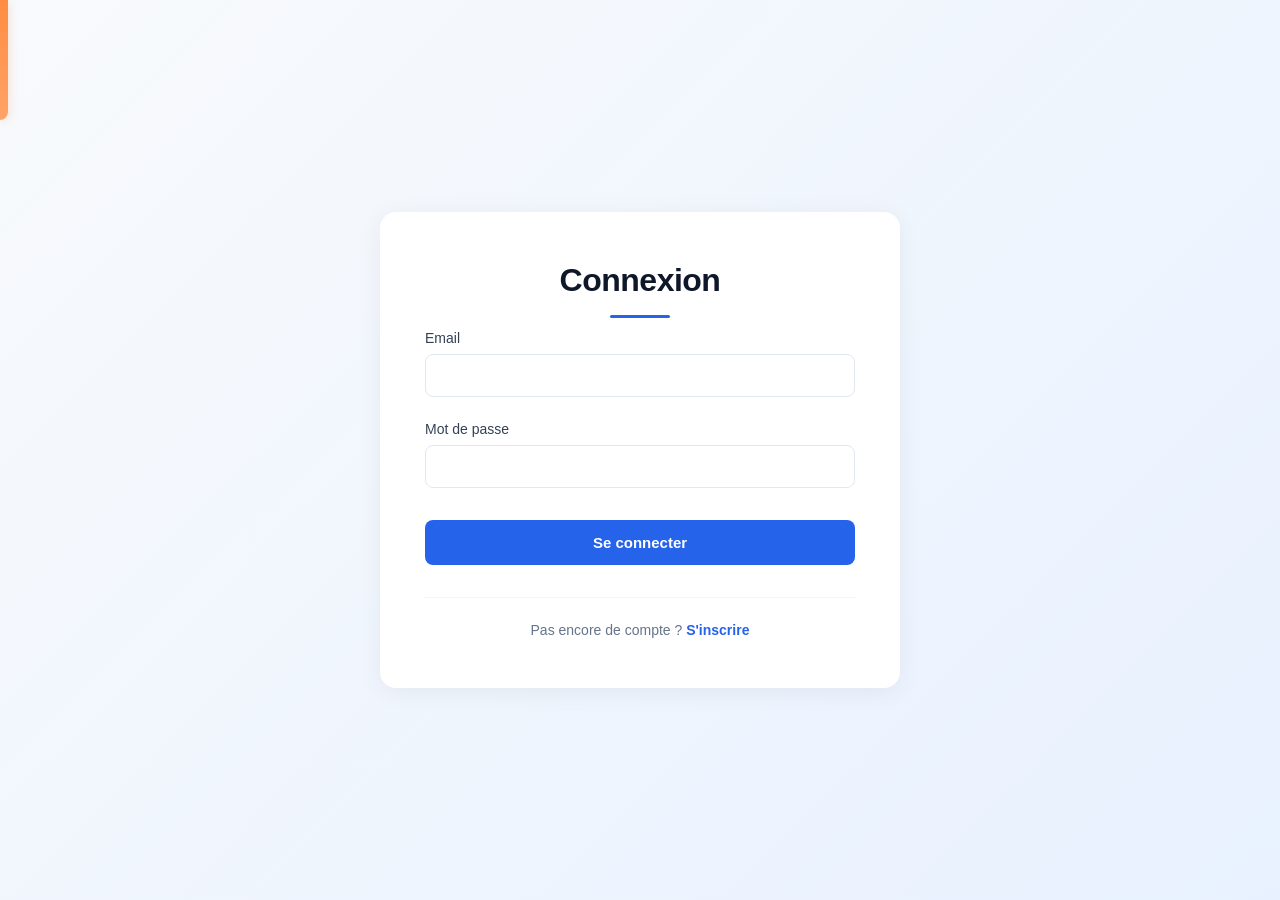
<file: frontend/index.html>
<!DOCTYPE html>
<html lang="fr">
<head>
    <meta charset="UTF-8">
    <meta name="viewport" content="width=device-width, initial-scale=1.0">
    <title>Connexion</title>
    <link rel="stylesheet" href="css/styles1.css">
</head>
<body>
    <div class="container">
        <div class="form-box">
            <h1>Connexion</h1>
            <form>
                <div class="input-group">
                    <label for="email">Email</label>
                    <input type="email" id="email" name="email" required>
                </div>
                
                <div class="input-group">
                    <label for="password">Mot de passe</label>
                    <input type="password" id="password" name="password" required>
                </div>
                
                <button type="submit" class="btn-primary">Se connecter</button>
                
                <div class="form-footer">
                    <p>Pas encore de compte ? <a href="inscription.html">S'inscrire</a></p>
                </div>
            </form>
        </div>
    </div>
</body>
</html>
</file>
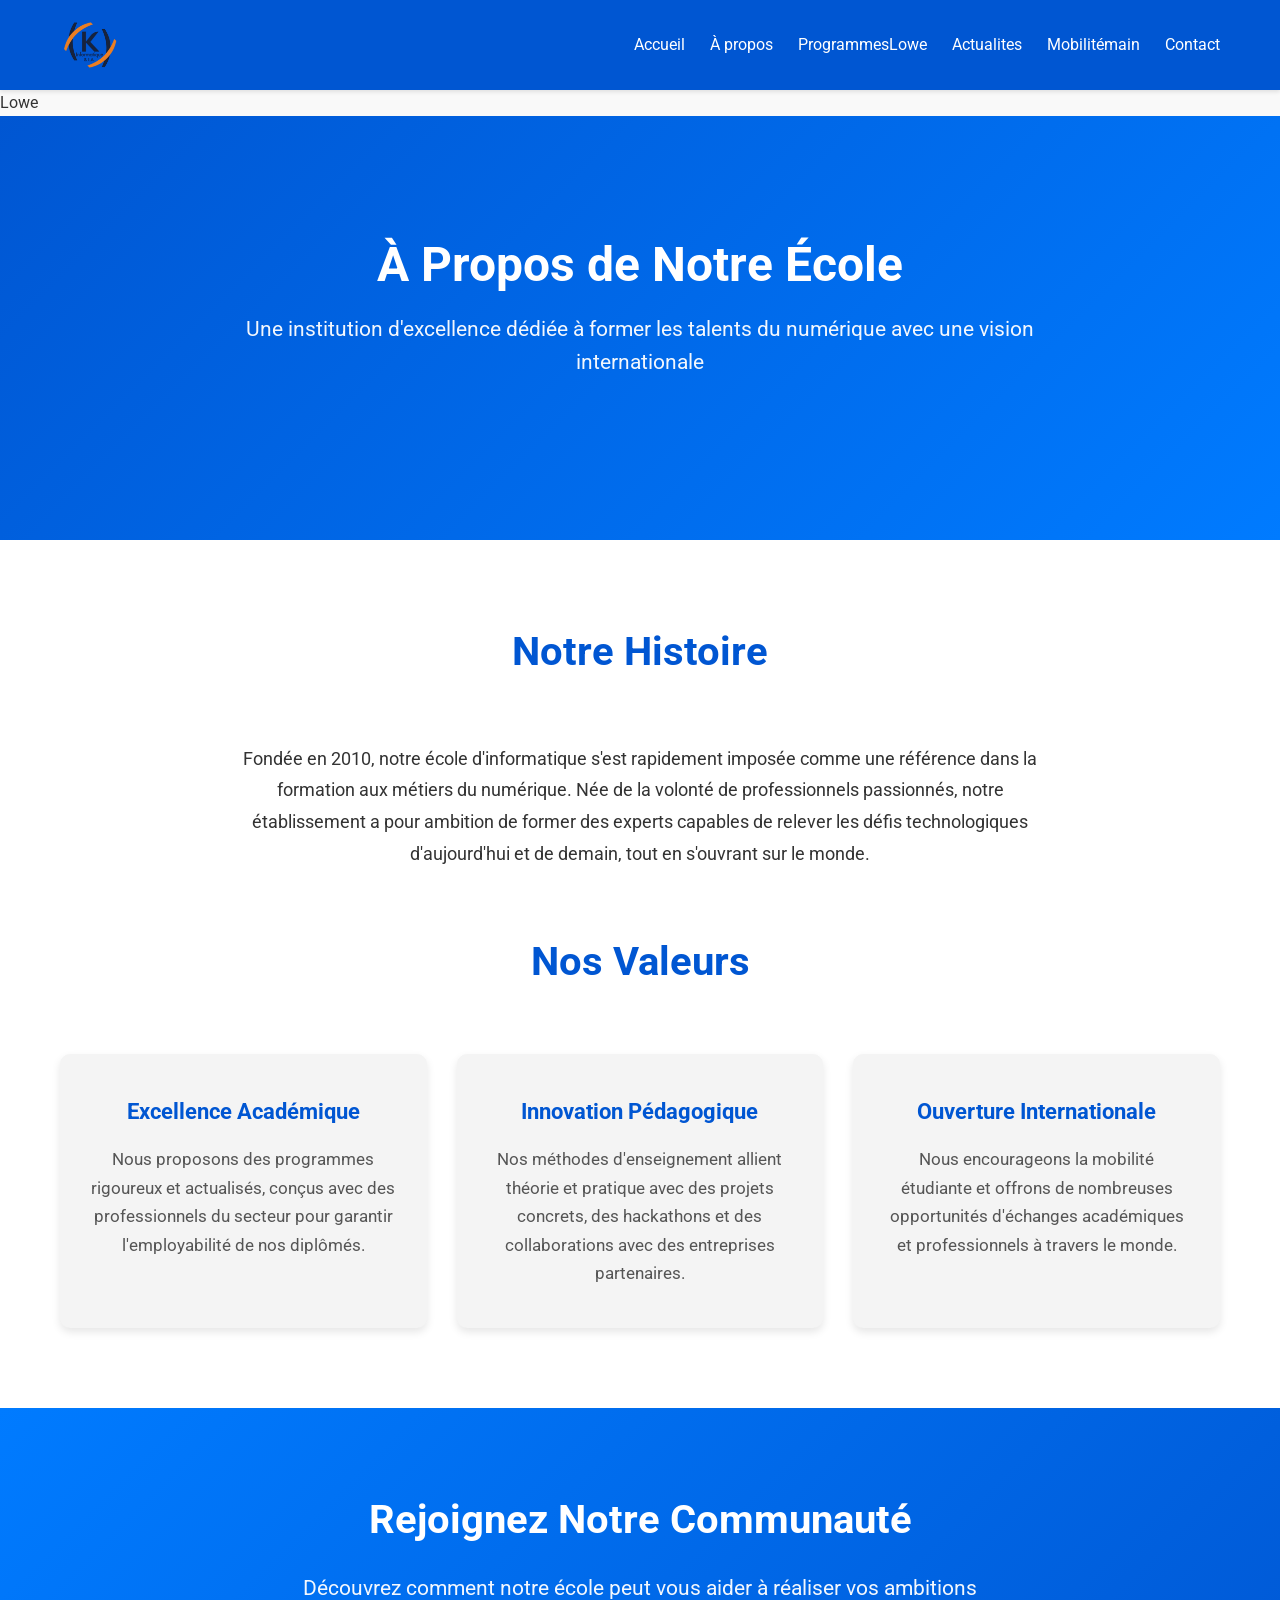
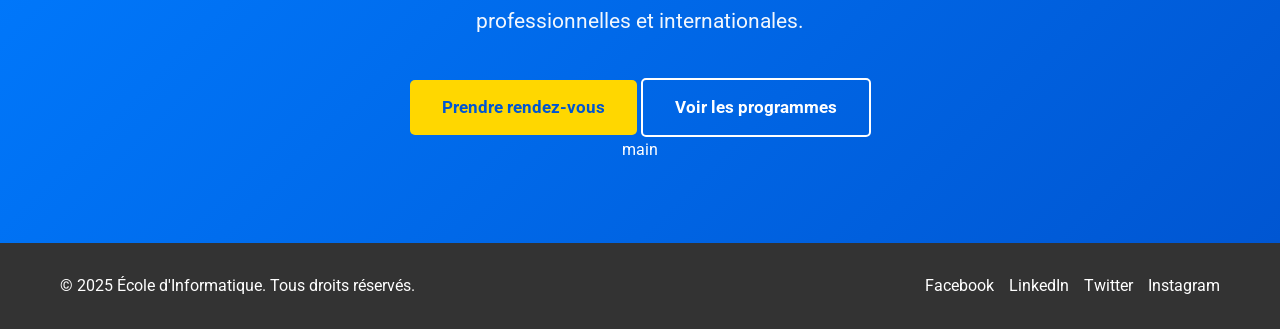
<file: frontend/a-propos.html>
<!DOCTYPE html>
<html lang="fr">
<head>
    <meta charset="UTF-8">
    <meta name="viewport" content="width=device-width, initial-scale=1.0">
    <meta name="description" content="Découvrez notre école d'informatique, nos valeurs, nos formations et nos opportunités internationales">
    <title>À Propos - KEYCE Informatique</title>
    <link rel="icon" href="images/favicon.png" type="image/png">
    <link rel="stylesheet" href="css/style.css">
</head>
<body>
    <header>
        <div class="container">
            <img src="images/logo.png" alt="Logo École d'Informatique" class="logo">
            <nav id="nav-menu">
                <ul>
                    <li><a href="accueil.html">Accueil</a></li>
                    <li><a href="a-propos.html">À propos</a></li>
                    <li><a href="programmes.html">Programmes</a></li>
 Lowe               <li><a href="actualite.html">Actualites</a></li>
                    <li><a href="international.html">Mobilité </a></li>
 main
                    <li><a href="contact.html">Contact</a></li>
                </ul>
            </nav>
            <button id="menu-toggle" aria-label="Menu de navigation">☰</button>
        </div>
    </header>

    <main>
 Lowe
      

        <section class="hero">
            <div class="hero-content">
                <h1>À Propos de Notre École</h1>
                <p>Une institution d'excellence dédiée à former les talents du numérique avec une vision internationale</p>
            </div>
        </section>

        <section class="features">
            <div class="container">
                <h2>Notre Histoire</h2>
                <p style="max-width: 800px; margin: 0 auto 40px; text-align: center; font-size: 1.1em; line-height: 1.8;">
                    Fondée en 2010, notre école d'informatique s'est rapidement imposée comme une référence dans la formation aux métiers du numérique. Née de la volonté de professionnels passionnés, notre établissement a pour ambition de former des experts capables de relever les défis technologiques d'aujourd'hui et de demain, tout en s'ouvrant sur le monde.
                </p>

                <h2 style="margin-top: 60px;">Nos Valeurs</h2>
                <div class="feature-grid">
                    <div class="feature-item">
                        <h3>Excellence Académique</h3>
                        <p>Nous proposons des programmes rigoureux et actualisés, conçus avec des professionnels du secteur pour garantir l'employabilité de nos diplômés.</p>
                    </div>
                    <div class="feature-item">
                        <h3>Innovation Pédagogique</h3>
                        <p>Nos méthodes d'enseignement allient théorie et pratique avec des projets concrets, des hackathons et des collaborations avec des entreprises partenaires.</p>
                    </div>
                    <div class="feature-item">
                        <h3>Ouverture Internationale</h3>
                        <p>Nous encourageons la mobilité étudiante et offrons de nombreuses opportunités d'échanges académiques et professionnels à travers le monde.</p>
                    </div>
                </div>
            </div>
        </section>

        <section class="cta">
            <div class="container">
                <h2>Rejoignez Notre Communauté</h2>
                <p>Découvrez comment notre école peut vous aider à réaliser vos ambitions professionnelles et internationales.</p>
                <a href="contact.html" class="btn-primary">Prendre rendez-vous</a>
                <a href="programmes.html" class="btn-secondary">Voir les programmes</a>
            </div>
 main
        </section>
    </main>

    <footer>
        <div class="container">
            <p>&copy; 2025 École d'Informatique. Tous droits réservés.</p>
            <ul class="social-links">
                <li><a href="#" aria-label="Facebook">Facebook</a></li>
                <li><a href="#" aria-label="LinkedIn">LinkedIn</a></li>
                <li><a href="#" aria-label="Twitter">Twitter</a></li>
                <li><a href="#" aria-label="Instagram">Instagram</a></li>
            </ul>
        </div>
    </footer>

    <script src="js/script.js"></script>
</body>
</html>
</file>
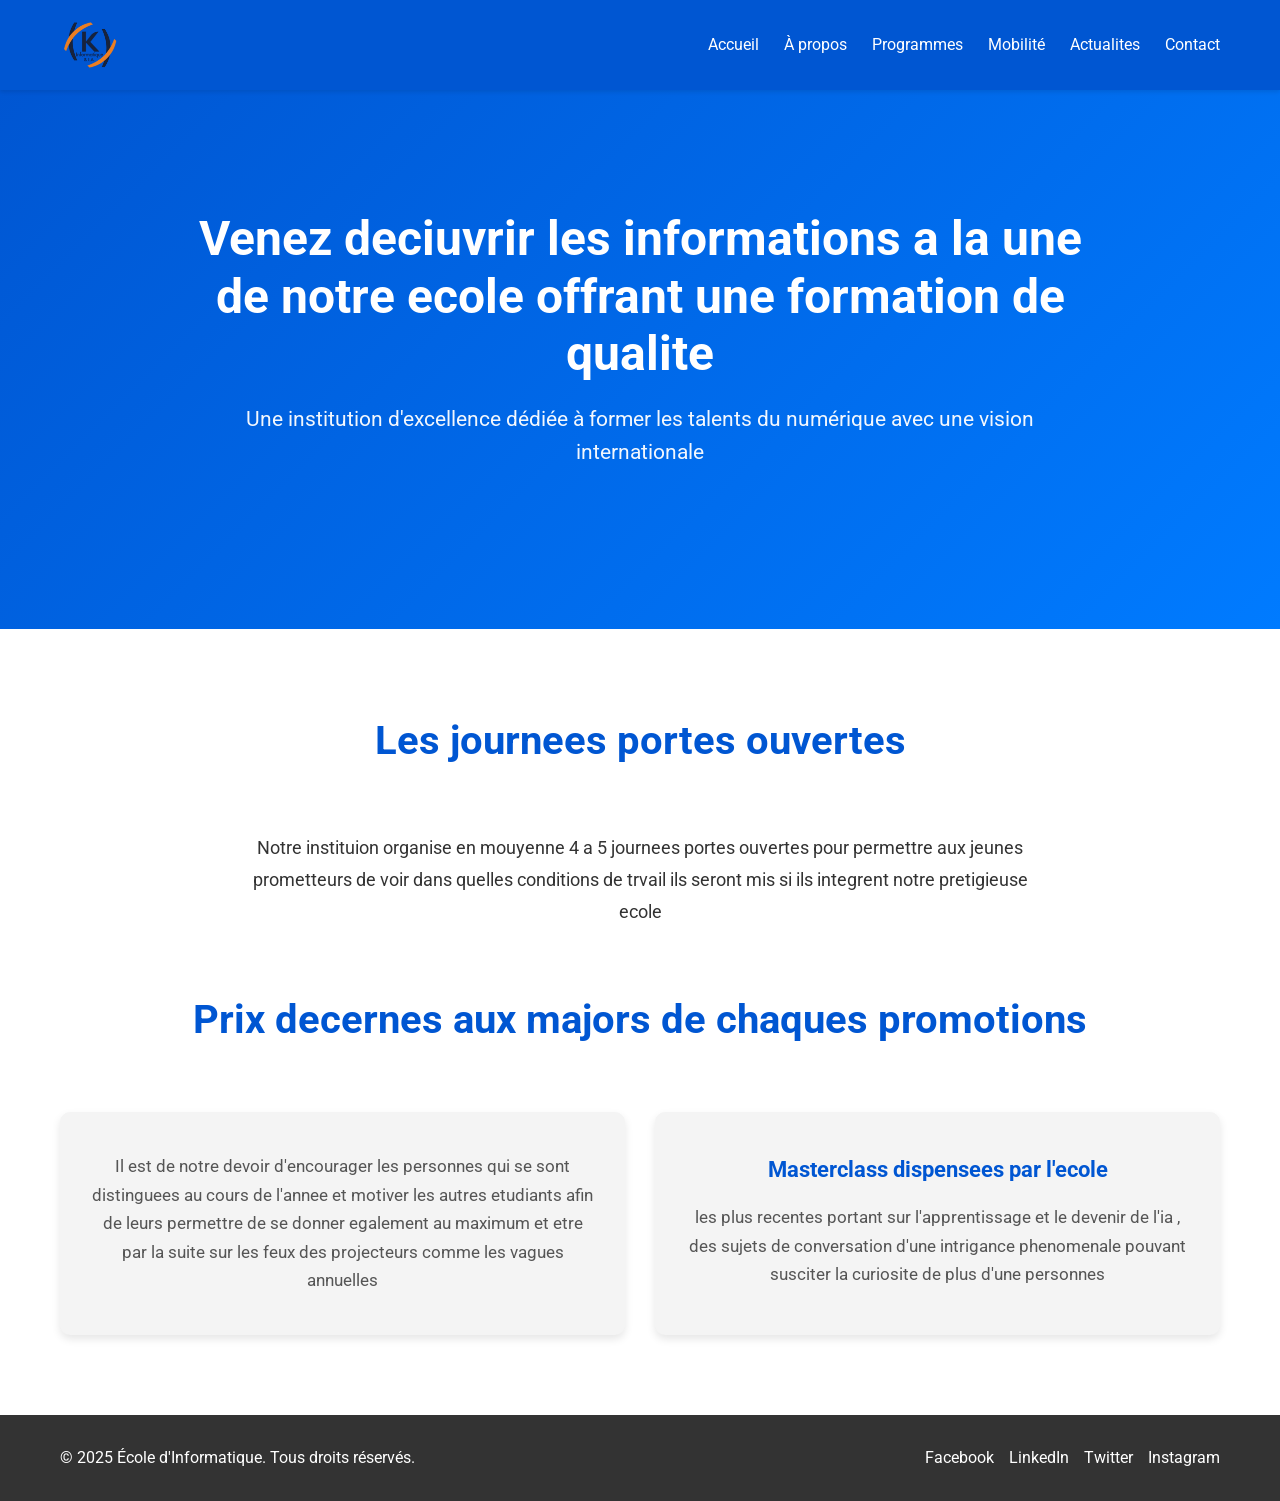
<file: frontend/actualite.html>
<!DOCTYPE html>
<html lang="en">
<head>
    <meta charset="UTF-8">
    <meta name="viewport" content="width=device-width, initial-scale=1.0">
    <title>Actualites de l'ecole superieure francaise keyce</title>
    <link rel="stylesheet" href="css/style.css">
</head>

<body>
    <header>
        <div class="container">
            <img src="images/logo.png" alt="Logo École d'Informatique" class="logo">
            <nav id="nav-menu">
                <ul>
                    <li><a href="accueil.html">Accueil</a></li>
                    <li><a href="a-propos.html">À propos</a></li>
                    <li><a href="programmes.html">Programmes</a></li>
                    <li><a href="international.html">Mobilité </a></li>
                    <li><a href="actualite.html">Actualites</a></li>
                    <li><a href="contact.html">Contact</a></li>
                </ul>
            </nav>
            <button id="menu-toggle" aria-label="Menu de navigation">☰</button>
        </div>
    </header>
        <section class="hero">
            <div class="hero-content">
                <h1>Venez deciuvrir les informations a la une de notre ecole offrant une formation de qualite</h1>
                <p>Une institution d'excellence dédiée à former les talents du numérique avec une vision internationale</p>
            </div>
        </section>
         <section class="features">
            <div class="container">
                <h2>Les journees portes ouvertes</h2>
                <p style="max-width: 800px; margin: 0 auto 40px; text-align: center; font-size: 1.1em; line-height: 1.8;">
                    Notre instituion organise en mouyenne 4 a 5 journees portes ouvertes pour permettre aux jeunes prometteurs de voir dans quelles conditions de trvail ils seront mis si ils integrent notre pretigieuse ecole
                </p>

                <h2 style="margin-top: 60px;">Prix decernes aux majors de chaques promotions</h2>
                <div class="feature-grid">
                    <div class="feature-item">
                        
                        <p>Il est de notre devoir d'encourager les personnes qui se sont distinguees au cours de l'annee et motiver les autres etudiants afin de leurs permettre de se donner egalement au maximum et etre par la suite sur les feux des projecteurs comme les vagues annuelles</p>
                    </div>
                    <div class="feature-item">
                        <h3>Masterclass dispensees par l'ecole</h3>
                        <p>les plus recentes portant sur l'apprentissage et le devenir de l'ia , des sujets de conversation d'une intrigance phenomenale pouvant susciter la curiosite de plus d'une personnes</p>
                    </div>
                    
                </div>
            </div>
        </section>
</body>

  <footer>
        <div class="container">
            <p>&copy; 2025 École d'Informatique. Tous droits réservés.</p>
            <ul class="social-links">
                <li><a href="#" aria-label="Facebook">Facebook</a></li>
                <li><a href="#" aria-label="LinkedIn">LinkedIn</a></li>
                <li><a href="#" aria-label="Twitter">Twitter</a></li>
                <li><a href="#" aria-label="Instagram">Instagram</a></li>
            </ul>
        </div>
    </footer>

    <script src="js/script.js"></script>
</html>
</file>
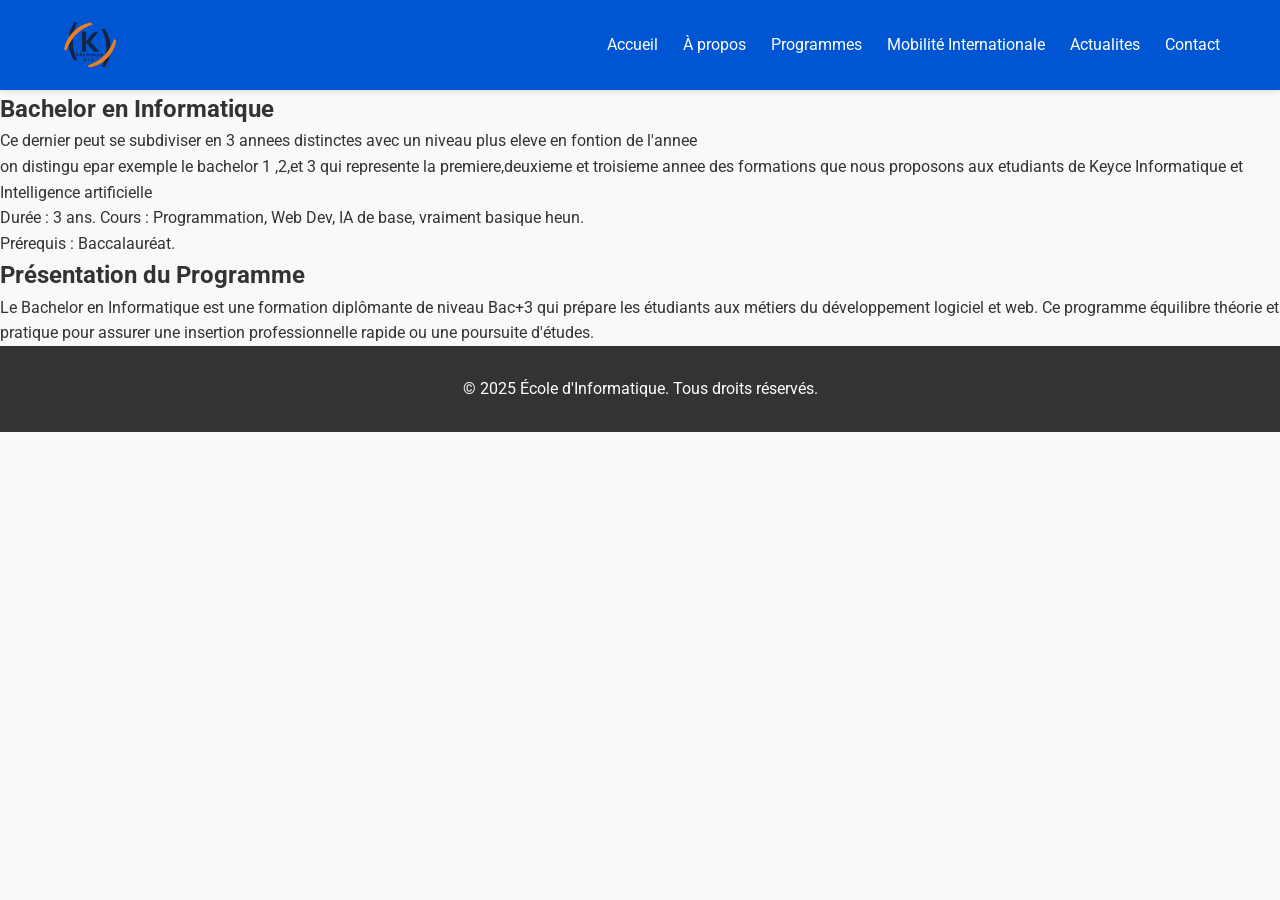
<file: frontend/bachelor.html>
<!DOCTYPE html>
<html lang="fr">
<head>
    <meta charset="UTF-8">
    <meta name="viewport" content="width=device-width, initial-scale=1.0">
    <title>KEYCE Informatique - Bachelor</title>
    <link rel="icon" href="images/favicon.png" type="image/png">
    <link rel="stylesheet" href="css/style.css">
</head>
<body>
    <header>
        <div class="container">
            <img src="images/logo.png" alt="Logo de l'école" class="logo">
            <nav id="nav-menu">
                <ul>
                    <li><a href="accueil.html">Accueil</a></li>
                    <li><a href="a-propos.html">À propos</a></li>
                    <li><a href="programmes.html">Programmes</a></li>
                    <li><a href="international.html">Mobilité Internationale</a></li>
                    <li><a href="actualite.html">Actualites</a></li>
                    <li><a href="contact.html">Contact</a></li>
                </ul>
            </nav>
            <button id="menu-toggle">☰</button>
        </div>
    </header>
    <main>
        <section>
            <h1>Bachelor en Informatique</h1>
            <p>Ce dernier peut se subdiviser en 3 annees distinctes avec un niveau plus eleve en fontion de l'annee </p>
            <p>on distingu epar exemple le bachelor 1 ,2,et 3 qui represente la premiere,deuxieme et troisieme annee des formations que nous proposons aux etudiants de Keyce Informatique et Intelligence artificielle</p>
            <p>Durée : 3 ans. Cours : Programmation, Web Dev, IA de base, vraiment basique heun.</p>
            <p>Prérequis : Baccalauréat.</p>
  	   <h2>Présentation du Programme</h2>
            <p>Le Bachelor en Informatique est une formation diplômante de niveau Bac+3 qui prépare les étudiants aux métiers du développement logiciel et web. Ce programme équilibre théorie    	    et pratique pour assurer une insertion professionnelle rapide ou une poursuite d'études.</p>
        </section>
    </main>
    <footer>
        <p>&copy; 2025 École d'Informatique. Tous droits réservés.</p>
    </footer>
    <script src="js/script.js"></script>
</body>
</html>
</file>
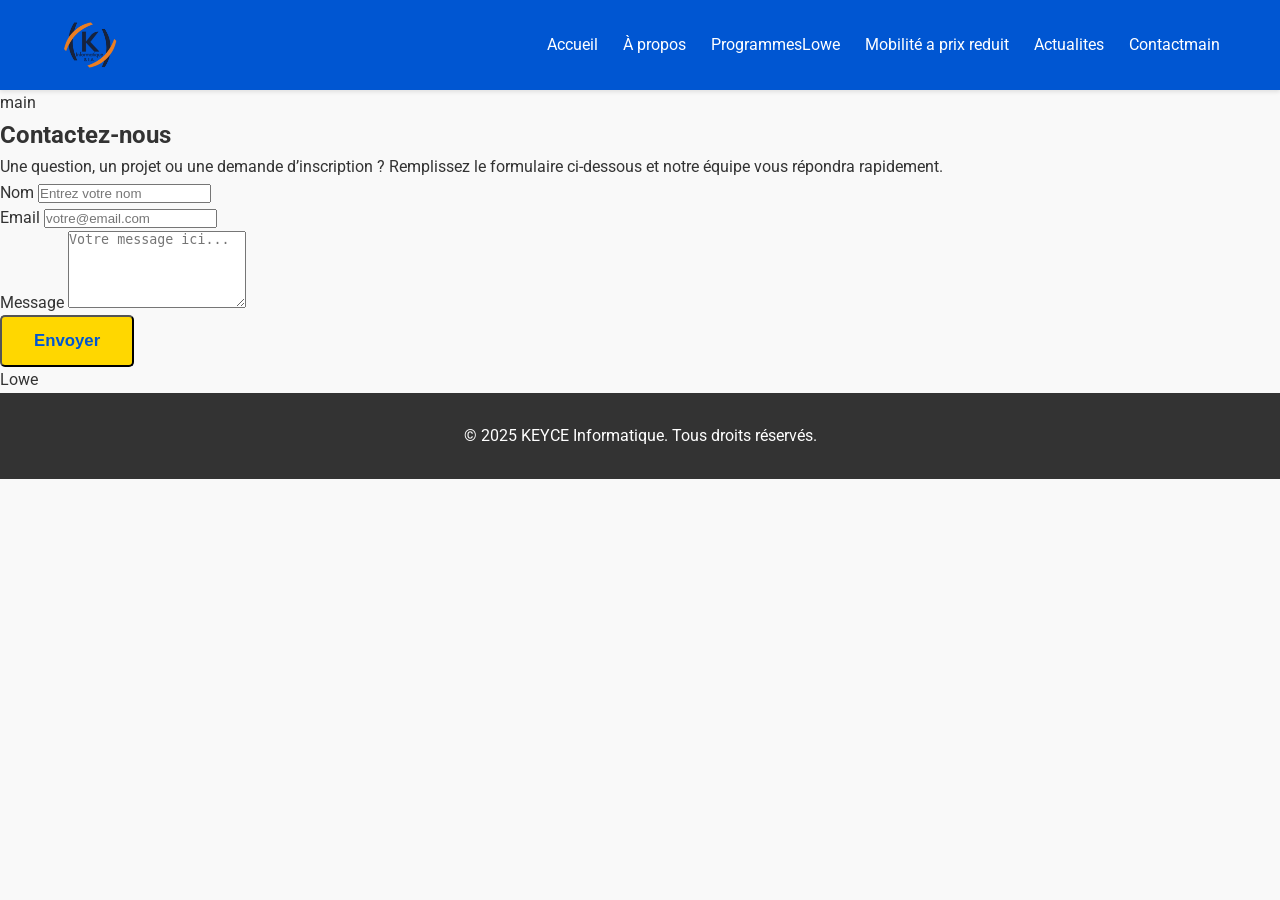
<file: frontend/contact.html>
<!DOCTYPE html>
<html lang="fr">
<head>
    <meta charset="UTF-8">
    <meta name="viewport" content="width=device-width, initial-scale=1.0">
    <title>KEYCE Informatique - Contact</title>
    <link rel="icon" href="images/favicon.png" type="image/png">
    <link rel="stylesheet" href="css/style.css">
</head>
<body>
    <header>
        <div class="container">
            <img src="images/logo.png" alt="Logo de l'école" class="logo">
            <nav id="nav-menu">
                <ul>
                    <li><a href="accueil.html">Accueil</a></li>
                    <li><a href="a-propos.html">À propos</a></li>
                    <li><a href="programmes.html">Programmes</a></li>
Lowe
                    <li><a href="international.html">Mobilité a prix reduit</a></li>
                    <li><a href="actualite.html">Actualites</a></li>
                    <li><a href="contact.html">Contact</a></li>

 main
                </ul>
            </nav>
            <button id="menu-toggle">☰</button>
        </div>
    </header>

    <main>
 main
       
        <section class="contact-section">
            <div class="overlay"></div>
            <div class="contact-container">
                <h1>Contactez-nous</h1>
                <p>Une question, un projet ou une demande d’inscription ?  
                Remplissez le formulaire ci-dessous et notre équipe vous répondra rapidement.</p>

                <form id="contact-form" action="mailto:info@ecole-informatique.com" method="post" enctype="text/plain">
                    <div class="form-group">
                        <label for="name">Nom</label>
                        <input type="text" id="name" name="name" placeholder="Entrez votre nom" required>
                    </div>
                    <div class="form-group">
                        <label for="email">Email</label>
                        <input type="email" id="email" name="email" placeholder="votre@email.com" required>
                    </div>
                    <div class="form-group">
                        <label for="message">Message</label>
                        <textarea id="message" name="message" rows="5" placeholder="Votre message ici..." required></textarea>
                    </div>
                    <button type="submit" class="btn-primary">Envoyer</button>
                </form>
            </div>
 Lowe
        </section>
    </main>

    <footer>
        <p>&copy; 2025 KEYCE Informatique. Tous droits réservés.</p>
    </footer>

    <script src="js/script.js"></script>
</body>
</html>
</file>
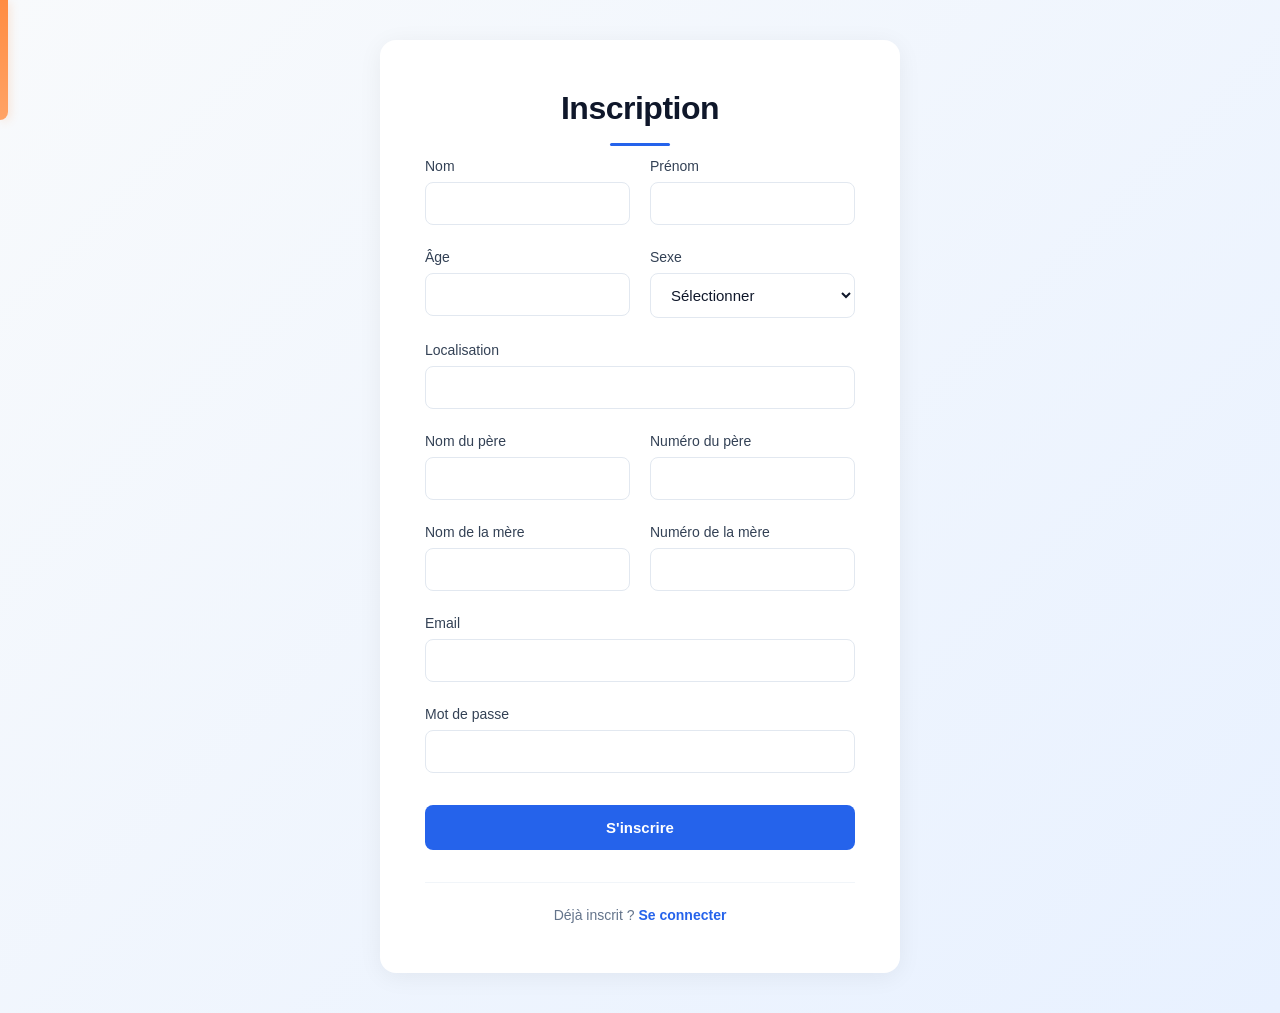
<file: frontend/inscription.html>
<!DOCTYPE html>
<html lang="fr">
<head>
    <meta charset="UTF-8">
    <meta name="viewport" content="width=device-width, initial-scale=1.0">
    <title>Inscription</title>
    <link rel="stylesheet" href="css/styles1.css">
</head>
<body>
    <div class="container">
        <div class="form-box">
            <h1>Inscription</h1>
            <form>
                <div class="form-row">
                    <div class="input-group">
                        <label for="nom">Nom</label>
                        <input type="text" id="nom" name="nom" required>
                    </div>
                    
                    <div class="input-group">
                        <label for="prenom">Prénom</label>
                        <input type="text" id="prenom" name="prenom" required>
                    </div>
                </div>
                
                <div class="form-row">
                    <div class="input-group">
                        <label for="age">Âge</label>
                        <input type="number" id="age" name="age" required>
                    </div>
                    
                    <div class="input-group">
                        <label for="sexe">Sexe</label>
                        <select id="sexe" name="sexe" required>
                            <option value="">Sélectionner</option>
                            <option value="homme">Homme</option>
                            <option value="femme">Femme</option>
                        </select>
                    </div>
                </div>
                
                <div class="input-group">
                    <label for="localisation">Localisation</label>
                    <input type="text" id="localisation" name="localisation" required>
                </div>
                
                <div class="form-row">
                    <div class="input-group">
                        <label for="nom_pere">Nom du père</label>
                        <input type="text" id="nom_pere" name="nom_pere" required>
                    </div>
                    
                    <div class="input-group">
                        <label for="numero_pere">Numéro du père</label>
                        <input type="tel" id="numero_pere" name="numero_pere" required>
                    </div>
                </div>
                
                <div class="form-row">
                    <div class="input-group">
                        <label for="nom_mere">Nom de la mère</label>
                        <input type="text" id="nom_mere" name="nom_mere" required>
                    </div>
                    
                    <div class="input-group">
                        <label for="numero_mere">Numéro de la mère</label>
                        <input type="tel" id="numero_mere" name="numero_mere" required>
                    </div>
                </div>
                
                <div class="input-group">
                    <label for="email">Email</label>
                    <input type="email" id="email" name="email" required>
                </div>
                
                <div class="input-group">
                    <label for="password">Mot de passe</label>
                    <input type="password" id="password" name="password" required>
                </div>
                
                <button type="submit" class="btn-primary">S'inscrire</button>
                
                <div class="form-footer">
                    <p>Déjà inscrit ? <a href="index.html">Se connecter</a></p>
                </div>
            </form>
        </div>
    </div>
</body>
</html>
</file>
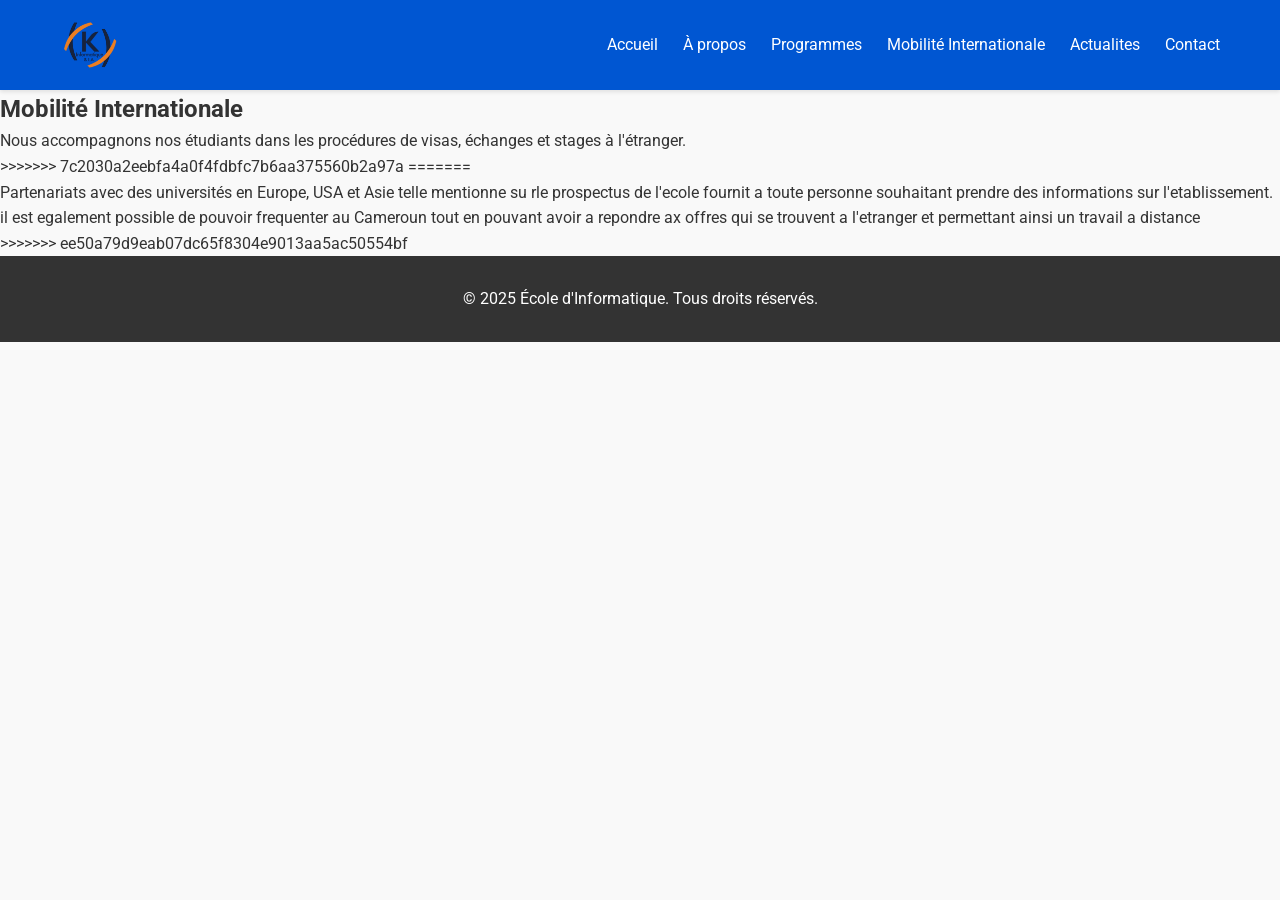
<file: frontend/international.html>
<!DOCTYPE html>
<html lang="fr">
<head>
    <meta charset="UTF-8">
    <meta name="viewport" content="width=device-width, initial-scale=1.0">
    <title>Keyce Informatique - Mobilité Internationale</title>
    <link rel="icon" href="images/favicon.png" type="image/png">
    <link rel="stylesheet" href="css/style.css">
</head>
<body>
    <header>
        <div class="container">
            <img src="images/logo.png" alt="Logo de l'école" class="logo">
            <nav id="nav-menu">
                <ul>
                    <li><a href="accueil.html">Accueil</a></li>
                    <li><a href="a-propos.html">À propos</a></li>
                    <li><a href="programmes.html">Programmes</a></li>
                    <li><a href="international.html">Mobilité Internationale</a></li>
                    <li><a href="actualite.html">Actualites</a></li>
                    <li><a href="contact.html">Contact</a></li>
                </ul>
            </nav>
            <button id="menu-toggle">☰</button>
        </div>
    </header>
    <main>
        <section>
            <h1>Mobilité Internationale</h1>
            <p>Nous accompagnons nos étudiants dans les procédures de visas, échanges et stages à l'étranger.</p>

>>>>>>> 7c2030a2eebfa4a0f4fdbfc7b6aa375560b2a97a
=======
            <p>Partenariats avec des universités en Europe, USA et Asie telle mentionne su rle prospectus de l'ecole fournit a toute personne souhaitant prendre des informations sur l'etablissement.</p>
            <p>il est egalement possible de pouvoir frequenter au Cameroun tout en pouvant avoir a repondre ax offres qui se trouvent a l'etranger et permettant ainsi un travail a distance </p>
>>>>>>> ee50a79d9eab07dc65f8304e9013aa5ac50554bf
        </section>
    </main>
    <footer>
        <p>&copy; 2025 École d'Informatique. Tous droits réservés.</p>
    </footer>
    <script src="js/script.js"></script>
</body>
</html>
</file>
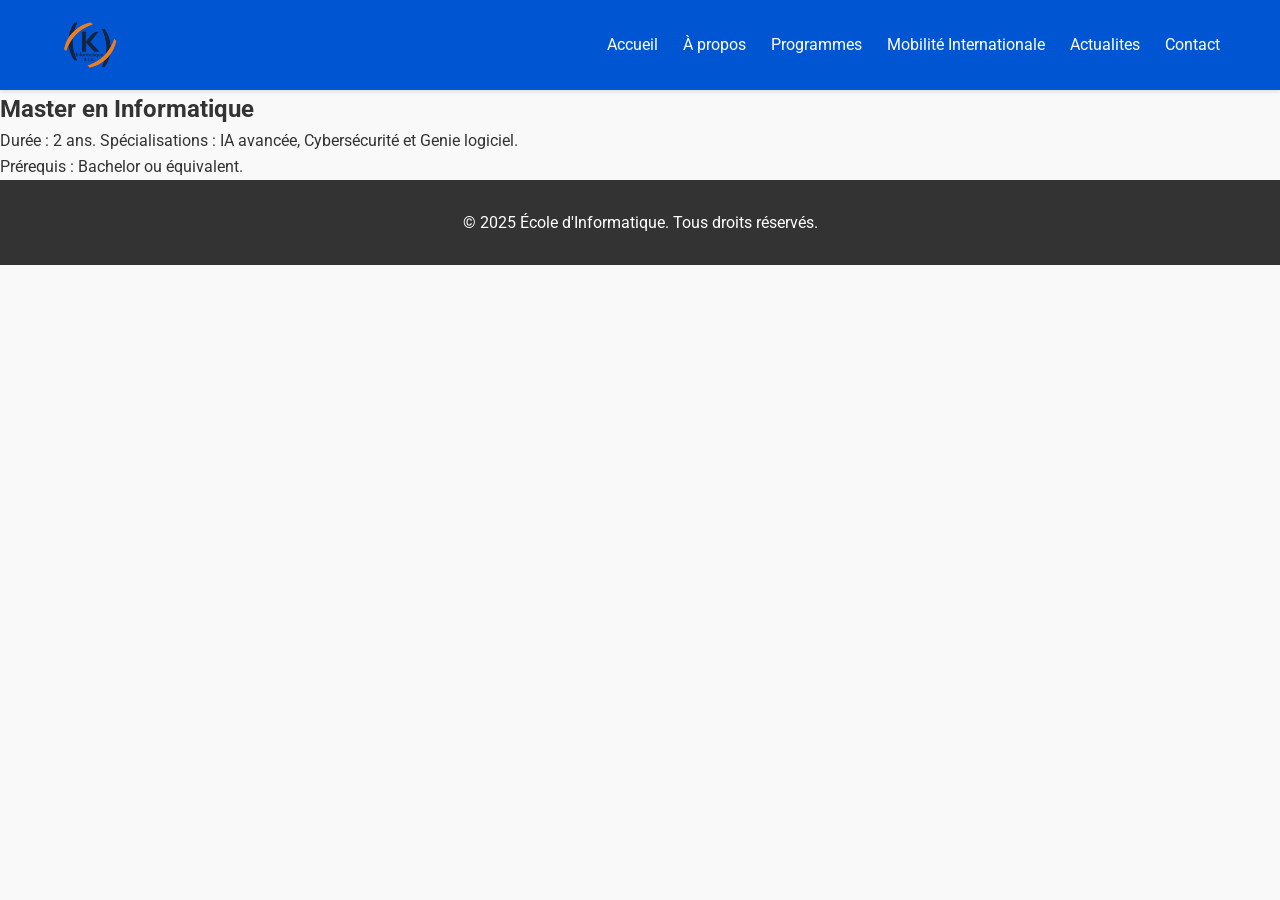
<file: frontend/master.html>
<!DOCTYPE html>
<html lang="fr">
<head>
    <meta charset="UTF-8">
    <meta name="viewport" content="width=device-width, initial-scale=1.0">
    <title>keyce Informatique - Master</title>
    <link rel="icon" href="images/favicon.png" type="image/png">
    <link rel="stylesheet" href="css/style.css">
</head>
<body>
    <header>
        <div class="container">
            <img src="images/logo.png" alt="Logo de l'école" class="logo">
            <nav id="nav-menu">
                <ul>
                    <li><a href="accueil.html">Accueil</a></li>
                    <li><a href="a-propos.html">À propos</a></li>
                    <li><a href="programmes.html">Programmes</a></li>
                    <li><a href="international.html">Mobilité Internationale</a></li>
                    <li><a href="actualite.html">Actualites</a></li>
                    <li><a href="contact.html">Contact</a></li>
                </ul>
            </nav>
            <button id="menu-toggle">☰</button>
        </div>
    </header>
    <main>
        <section>
            <h1>Master en Informatique</h1>
            <p>Durée : 2 ans. Spécialisations : IA avancée, Cybersécurité et Genie logiciel.</p>
            <p>Prérequis : Bachelor ou équivalent.</p>
        </section>
    </main>
    <footer>
        <p>&copy; 2025 École d'Informatique. Tous droits réservés.</p>
    </footer>
    <script src="js/script.js"></script>
</body>
</html>
</file>
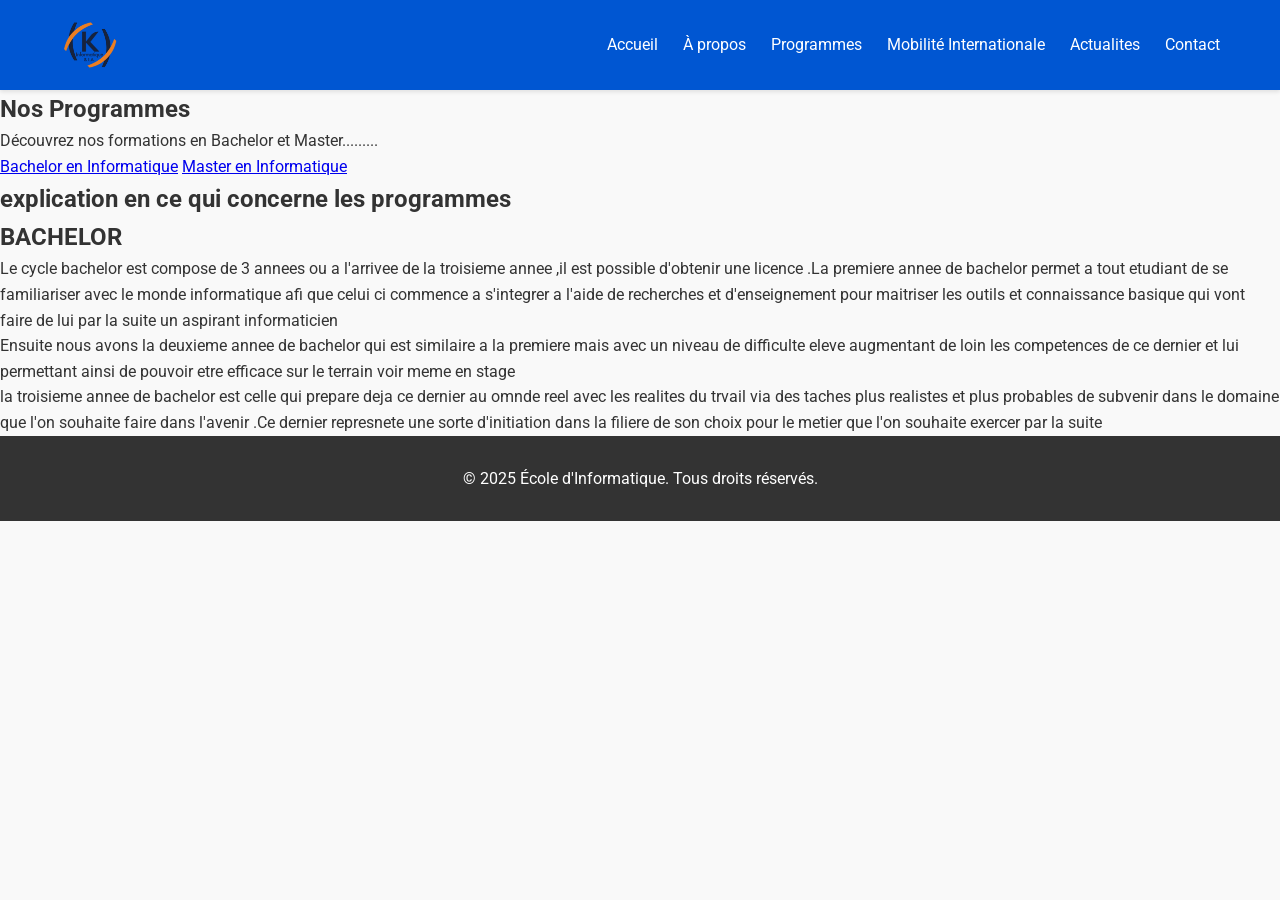
<file: frontend/programmes.html>
<!DOCTYPE html>
<html lang="fr">
<head>
    <meta charset="UTF-8">
    <meta name="viewport" content="width=device-width, initial-scale=1.0">
    <title>École d'Informatique - Programmes</title>
    <link rel="icon" href="images/favicon.png" type="image/png">
    <link rel="stylesheet" href="css/style.css">
</head>
<body>
    <header>
        <div class="container">
            <img src="images/logo.png" alt="Logo de l'école" class="logo">
            <nav id="nav-menu">
                <ul>
                    <li><a href="accueil.html">Accueil</a></li>
                    <li><a href="a-propos.html">À propos</a></li>
                    <li><a href="programmes.html">Programmes</a></li>
                    <li><a href="international.html">Mobilité Internationale</a></li>
                    <li><a href="actualite.html">Actualites</a></li>
                    <li><a href="contact.html">Contact</a></li>
                </ul>
            </nav>
            <button id="menu-toggle">☰</button>
        </div>
    </header>
    <main>
        <section>
            <h1>Nos Programmes</h1>
            <p>Découvrez nos formations en Bachelor et Master.........</p>
            <a href="bachelor.html" class="btn">Bachelor en Informatique</a>
            <a href="master.html" class="btn">Master en Informatique</a>
        </section>
        <section>
            <div>
                <h1>explication en ce qui concerne les programmes</h1>
                <div>
                    <h2>BACHELOR </h2>
                    <div>
                        <p>Le cycle bachelor est compose de 3 annees ou a l'arrivee de la troisieme annee ,il est possible d'obtenir une licence .La premiere annee de bachelor permet a tout etudiant de se familiariser avec le monde informatique afi que celui ci commence a s'integrer a l'aide de recherches et d'enseignement pour maitriser les outils et connaissance basique qui vont faire de lui par la suite un aspirant informaticien</p>
                        <p>Ensuite nous avons la deuxieme annee de bachelor qui est similaire a la premiere mais avec un niveau de difficulte eleve augmentant de loin les competences de ce dernier et lui permettant ainsi de pouvoir etre efficace sur le terrain voir meme en stage</p>
                        <p>la troisieme annee de bachelor est celle qui prepare deja ce dernier au omnde reel avec les realites du trvail via des taches plus realistes et plus probables de subvenir dans le domaine que l'on souhaite faire dans l'avenir .Ce dernier represnete une sorte d'initiation dans la filiere de son choix pour le metier que l'on souhaite exercer par la suite </p>
                    </div>
                </div>
            </div>
        </section>
    </main>
    <footer>
        <p>&copy; 2025 École d'Informatique. Tous droits réservés.</p>
    </footer>
    <script src="js/script.js"></script>
</body>
</html>
</file>
<file: frontend/css/styles1.css>
* {
    margin: 0;
    padding: 0;
    box-sizing: border-box;
}

body {
    font-family: 'Inter', -apple-system, BlinkMacSystemFont, 'Segoe UI', sans-serif;
    background: linear-gradient(135deg, #f8fafc 0%, #e8f1ff 100%);
    min-height: 100vh;
    display: flex;
    justify-content: center;
    align-items: center;
    padding: 40px 20px;
    position: relative;
}

body::before {
    content: '';
    position: fixed;
    top: 0;
    left: 0;
    width: 8px;
    height: 120px;
    background: linear-gradient(180deg, #ff8c42 0%, #ffa366 100%);
    border-radius: 0 0 8px 0;
    box-shadow: 2px 2px 10px rgba(255, 140, 66, 0.2);
    z-index: 10;
}

.container {
    width: 100%;
    max-width: 520px;
    display: flex;
    justify-content: center;
    align-items: center;
}

.form-box {
    width: 100%;
    background: white;
    padding: 50px 45px;
    border-radius: 16px;
    box-shadow: 0 4px 24px rgba(0, 0, 0, 0.06);
}

h1 {
    color: #0f172a;
    margin-bottom: 12px;
    font-size: 32px;
    font-weight: 600;
    letter-spacing: -0.5px;
    text-align: center;
}

h1::after {
    content: '';
    display: block;
    width: 60px;
    height: 3px;
    background: #2563eb;
    margin: 16px auto 0;
    border-radius: 2px;
}

.subtitle {
    color: #64748b;
    font-size: 15px;
    margin-bottom: 40px;
    font-weight: 400;
    text-align: center;
}

.input-group {
    margin-bottom: 24px;
    flex: 1;
}

.form-row {
    display: flex;
    gap: 20px;
}

label {
    display: block;
    color: #334155;
    font-size: 14px;
    font-weight: 500;
    margin-bottom: 8px;
}

input, select {
    width: 100%;
    padding: 12px 16px;
    border: 1.5px solid #e2e8f0;
    border-radius: 8px;
    font-size: 15px;
    transition: all 0.2s ease;
    background: #ffffff;
    color: #0f172a;
}

input:hover, select:hover {
    border-color: #cbd5e1;
}

input:focus, select:focus {
    outline: none;
    border-color: #2563eb;
    box-shadow: 0 0 0 4px rgba(37, 99, 235, 0.08);
}

select {
    cursor: pointer;
}

.btn-primary {
    width: 100%;
    padding: 14px;
    background: #2563eb;
    color: white;
    border: none;
    border-radius: 8px;
    font-size: 15px;
    font-weight: 600;
    cursor: pointer;
    transition: all 0.2s ease;
    margin-top: 8px;
}

.btn-primary:hover {
    background: #1d4ed8;
    transform: translateY(-1px);
    box-shadow: 0 4px 12px rgba(37, 99, 235, 0.2);
}

.btn-primary:active {
    transform: translateY(0);
}

.form-footer {
    text-align: center;
    margin-top: 32px;
    padding-top: 24px;
    border-top: 1px solid #f1f5f9;
}

.form-footer p {
    color: #64748b;
    font-size: 14px;
}

.form-footer a {
    color: #2563eb;
    text-decoration: none;
    font-weight: 600;
    transition: color 0.2s ease;
}

.form-footer a:hover {
    color: #1d4ed8;
}

@media (max-width: 600px) {
    .form-box {
        padding: 35px 25px;
    }
    
    .form-row {
        flex-direction: column;
        gap: 0;
    }
    
    h1 {
        font-size: 28px;
    }
}
</file>
<file: frontend/css/style.css>
/* Import Google Fonts */
@import url("https://fonts.googleapis.com/css2?family=Roboto:wght@300;400;700&display=swap");

/* Reset */
* {
  margin: 0;
  padding: 0;
  box-sizing: border-box;
}

body {
  font-family: "Roboto", sans-serif;
  line-height: 1.6;
  color: #333;
  background: #f9f9f9;
}

.container {
  max-width: 1200px;
  margin: 0 auto;
  padding: 0 20px;
}

/* Header */
header {
  background: #0056d2;
  color: white;
  padding: 15px 0;
  box-shadow: 0 2px 4px rgba(0, 0, 0, 0.1);
  position: sticky;
  top: 0;
  z-index: 100;
}

header .container {
  display: flex;
  justify-content: space-between;
  align-items: center;
}

.logo {
  height: 60px;
}

nav ul {
  list-style: none;
  display: flex;
}

nav ul li {
  margin-left: 25px;
}

nav ul li a {
  color: white;
  text-decoration: none;
  font-weight: 400;
  transition: color 0.3s;
}

nav ul li a:hover {
  color: #ffd700;
}

#menu-toggle {
  display: none;
  background: none;
  border: none;
  color: white;
  font-size: 28px;
  cursor: pointer;
}

/* Hero Section */
.hero {
  background: linear-gradient(135deg, #0056d2 0%, #007bff 100%);
  color: white;
  text-align: center;
  padding: 120px 20px;
  position: relative;
}

.hero-content {
  max-width: 900px;
  margin: 0 auto;
}

.hero h1 {
  font-size: 3em;
  margin-bottom: 20px;
  font-weight: 700;
  line-height: 1.2;
}

.hero p {
  font-size: 1.3em;
  margin-bottom: 40px;
  line-height: 1.6;
  opacity: 0.95;
}

.hero-buttons {
  display: flex;
  gap: 15px;
  justify-content: center;
  flex-wrap: wrap;
}

/* Buttons */
.btn-primary,
.btn-secondary {
  display: inline-block;
  padding: 14px 32px;
  text-decoration: none;
  border-radius: 5px;
  font-weight: 700;
  transition: all 0.3s ease;
  font-size: 1.05em;
}

.btn-primary {
  background: #ffd700;
  color: #0056d2;
}

.btn-primary:hover {
  background: #e6c200;
  transform: translateY(-2px);
  box-shadow: 0 4px 12px rgba(255, 215, 0, 0.4);
}

.btn-secondary {
  background: transparent;
  border: 2px solid white;
  color: white;
}

.btn-secondary:hover {
  background: white;
  color: #0056d2;
  transform: translateY(-2px);
}

.btn-link {
  color: #0056d2;
  text-decoration: none;
  font-weight: 600;
  transition: color 0.3s;
}

.btn-link:hover {
  color: #007bff;
}

/* Features Section */
.features {
  padding: 80px 0;
  background: white;
}

.features h2 {
  text-align: center;
  margin-bottom: 60px;
  font-size: 2.5em;
  color: #0056d2;
}

.feature-grid {
  display: grid;
  grid-template-columns: repeat(auto-fit, minmax(300px, 1fr));
  gap: 30px;
}

.feature-item {
  text-align: center;
  padding: 40px 30px;
  background: #f4f4f4;
  border-radius: 10px;
  box-shadow: 0 4px 8px rgba(0, 0, 0, 0.1);
  transition: all 0.3s ease;
}

.feature-item:hover {
  transform: translateY(-10px);
  box-shadow: 0 8px 16px rgba(0, 0, 0, 0.15);
}

.feature-icon {
  font-size: 3.5em;
  margin-bottom: 20px;
}

.feature-item h3 {
  margin-bottom: 15px;
  color: #0056d2;
  font-size: 1.4em;
}

.feature-item p {
  line-height: 1.7;
  color: #555;
  font-size: 1.05em;
}

/* Stats Section */
.stats {
  padding: 60px 0;
  background: linear-gradient(135deg, #0056d2 0%, #007bff 100%);
  color: white;
}

.stats-grid {
  display: grid;
  grid-template-columns: repeat(auto-fit, minmax(200px, 1fr));
  gap: 40px;
  text-align: center;
}

.stat-item {
  padding: 20px;
}

.stat-number {
  font-size: 3.5em;
  font-weight: 700;
  margin-bottom: 10px;
  color: #ffd700;
}

.stat-label {
  font-size: 1.2em;
  opacity: 0.95;
}

/* Programs Preview Section */
.programs-preview {
  padding: 80px 0;
  background: #f9f9f9;
}

.programs-preview h2 {
  text-align: center;
  margin-bottom: 20px;
  font-size: 2.5em;
  color: #0056d2;
}

.section-subtitle {
  text-align: center;
  font-size: 1.2em;
  color: #666;
  margin-bottom: 50px;
}

.programs-grid {
  display: grid;
  grid-template-columns: repeat(auto-fit, minmax(300px, 1fr));
  gap: 30px;
}

.program-card {
  background: white;
  padding: 40px 30px;
  border-radius: 10px;
  box-shadow: 0 4px 8px rgba(0, 0, 0, 0.1);
  transition: all 0.3s ease;
}

.program-card:hover {
  transform: translateY(-5px);
  box-shadow: 0 8px 16px rgba(0, 0, 0, 0.15);
}

.program-card h3 {
  color: #0056d2;
  font-size: 1.6em;
  margin-bottom: 15px;
}

.program-card p {
  color: #555;
  line-height: 1.7;
  margin-bottom: 20px;
  font-size: 1.05em;
}

/* CTA Section */
.cta {
  padding: 80px 0;
  background: linear-gradient(135deg, #007bff 0%, #0056d2 100%);
  color: white;
  text-align: center;
}

.cta h2 {
  margin-bottom: 20px;
  font-size: 2.5em;
}

.cta p {
  margin-bottom: 40px;
  font-size: 1.3em;
  max-width: 700px;
  margin-left: auto;
  margin-right: auto;
  opacity: 0.95;
}

/* Footer */
footer {
  background: #333;
  color: white;
  padding: 30px 0;
  text-align: center;
}

footer .container {
  display: flex;
  justify-content: space-between;
  align-items: center;
}

.social-links {
  list-style: none;
  display: flex;
}

.social-links li {
  margin-left: 15px;
}

.social-links a {
  color: white;
  text-decoration: none;
  transition: color 0.3s;
}

.social-links a:hover {
  color: #ffd700;
}

/* Responsive */
@media (max-width: 768px) {
  header .container {
    flex-direction: row;
    justify-content: space-between;
  }

  nav {
    display: none;
    position: absolute;
    top: 70px;
    left: 0;
    width: 100%;
    background: #0056d2;
    z-index: 1000;
  }

  nav.active {
    display: block;
  }

  nav ul {
    flex-direction: column;
    padding: 20px;
  }

  nav ul li {
    margin: 10px 0;
  }

  #menu-toggle {
    display: block;
  }

  .hero h1 {
    font-size: 2em;
  }

  .hero p {
    font-size: 1.1em;
  }

  .hero-buttons {
    flex-direction: column;
    align-items: center;
  }

  .feature-grid,
  .programs-grid {
    grid-template-columns: 1fr;
  }

  .stats-grid {
    grid-template-columns: repeat(2, 1fr);
    gap: 20px;
  }

  .stat-number {
    font-size: 2.5em;
  }

  footer .container {
    flex-direction: column;
    gap: 15px;
  }

  .social-links {
    margin-top: 10px;
  }
}
/* Styles pour la cinématique intro */
#intro-overlay {
    position: fixed;
    top: 0;
    left: 0;
    width: 100%;
    height: 100%;
    background: black;
    z-index: 9999;
    display: flex;
    justify-content: center;
    align-items: center;
    flex-direction: column;
}

#intro-video {
    width: 100%;
    height: 100%;
    object-fit: cover;
}

#skip-intro {
    position: absolute;
    bottom: 20px;
    right: 20px;
    background: rgba(255, 255, 255, 0.3);
    color: white;
    border: none;
    padding: 10px 20px;
    cursor: pointer;
    border-radius: 5px;
    font-size: 1em;
    transition: background 0.3s;
}

#skip-intro:hover {
    background: rgba(255, 255, 255, 0.5);
}

.hidden {
    display: none;
}
</file>
